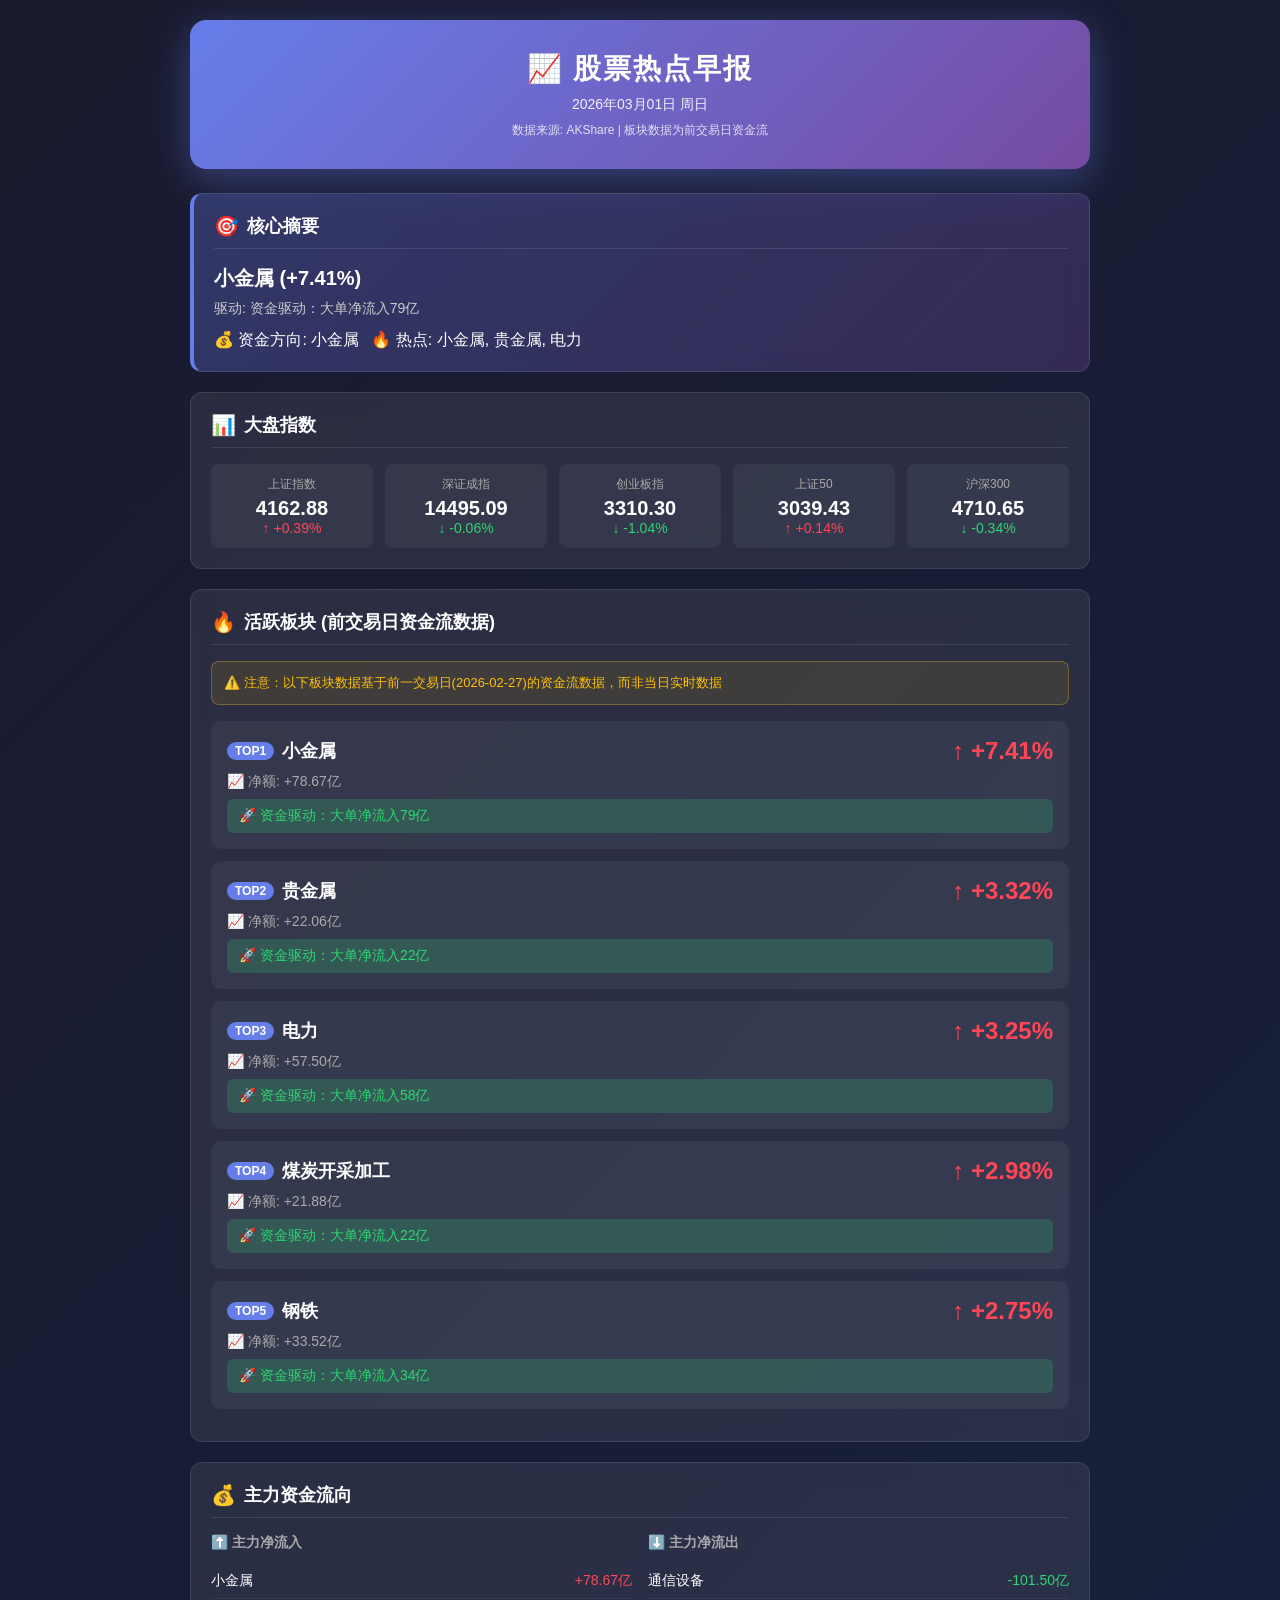
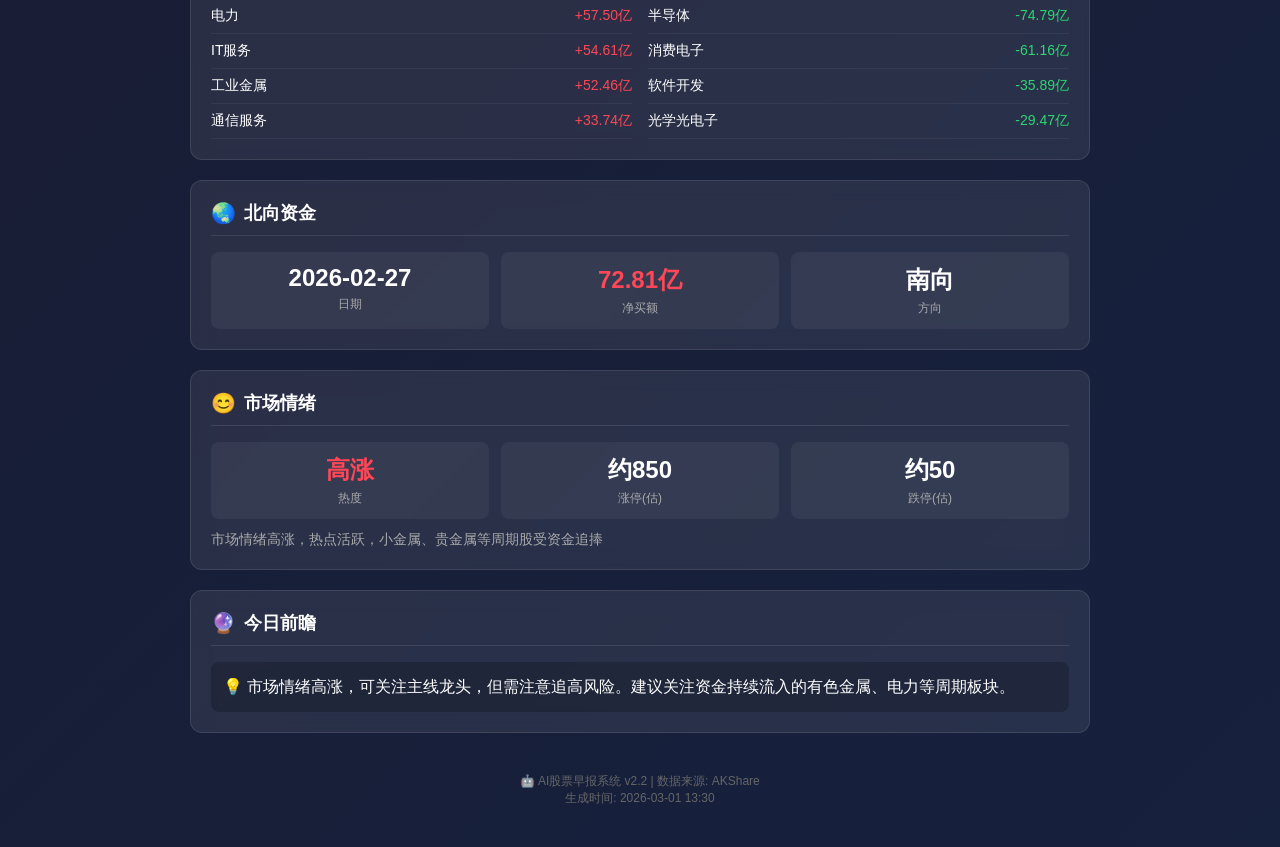
<file: index.html>
<!DOCTYPE html>
<html lang="zh-CN">
<head>
    <meta charset="UTF-8">
    <meta name="viewport" content="width=device-width, initial-scale=1.0">
    <title>股票热点早报</title>
    <style>
        * { margin: 0; padding: 0; box-sizing: border-box; }
        body {
            font-family: -apple-system, BlinkMacSystemFont, 'Segoe UI', Roboto, 'Helvetica Neue', Arial, sans-serif;
            background: linear-gradient(135deg, #1a1a2e 0%, #16213e 100%);
            color: #fff;
            min-height: 100vh;
            padding: 20px;
        }
        .container { max-width: 900px; margin: 0 auto; }
        
        /* Header */
        .header {
            text-align: center;
            padding: 30px 20px;
            background: linear-gradient(135deg, #667eea 0%, #764ba2 100%);
            border-radius: 16px;
            margin-bottom: 24px;
            box-shadow: 0 10px 40px rgba(102, 126, 234, 0.4);
        }
        .header h1 { font-size: 28px; margin-bottom: 8px; letter-spacing: 2px; }
        .header .meta { font-size: 14px; opacity: 0.9; }
        
        /* Cards */
        .card {
            background: rgba(255, 255, 255, 0.08);
            border-radius: 12px;
            padding: 20px;
            margin-bottom: 20px;
            backdrop-filter: blur(10px);
            border: 1px solid rgba(255, 255, 255, 0.1);
        }
        .card h2 {
            font-size: 18px;
            margin-bottom: 16px;
            padding-bottom: 10px;
            border-bottom: 1px solid rgba(255, 255, 255, 0.1);
            display: flex;
            align-items: center;
            gap: 8px;
        }
        .card h2 .icon { font-size: 20px; }
        
        /* Summary */
        .summary-card {
            background: linear-gradient(135deg, rgba(102, 126, 234, 0.3) 0%, rgba(118, 75, 162, 0.3) 100%);
            border-left: 4px solid #667eea;
        }
        .summary-title { font-size: 20px; font-weight: bold; margin-bottom: 8px; }
        .summary-desc { color: #ccc; font-size: 14px; }
        
        /* Index */
        .index-grid {
            display: grid;
            grid-template-columns: repeat(auto-fit, minmax(140px, 1fr));
            gap: 12px;
        }
        .index-item {
            background: rgba(255, 255, 255, 0.05);
            padding: 12px;
            border-radius: 8px;
            text-align: center;
        }
        .index-item .name { font-size: 12px; color: #aaa; margin-bottom: 4px; }
        .index-item .price { font-size: 20px; font-weight: bold; }
        .index-item .change { font-size: 14px; }
        .red { color: #ff4757; }
        .green { color: #2ed573; }
        
        /* Sectors */
        .sector-list {}
        .sector-item {
            background: rgba(255, 255, 255, 0.05);
            border-radius: 10px;
            padding: 16px;
            margin-bottom: 12px;
        }
        .sector-header {
            display: flex;
            justify-content: space-between;
            align-items: center;
            margin-bottom: 8px;
        }
        .sector-name {
            font-size: 18px;
            font-weight: bold;
            display: flex;
            align-items: center;
            gap: 8px;
        }
        .sector-rank {
            background: #667eea;
            color: #fff;
            padding: 2px 8px;
            border-radius: 12px;
            font-size: 12px;
        }
        .sector-change { font-size: 24px; font-weight: bold; }
        
        .sector-meta {
            display: flex;
            gap: 20px;
            font-size: 14px;
            color: #aaa;
            margin-bottom: 8px;
        }
        .sector-driver {
            background: rgba(46, 213, 115, 0.2);
            color: #2ed573;
            padding: 8px 12px;
            border-radius: 6px;
            font-size: 14px;
        }
        .sector-driver.warning {
            background: rgba(255, 107, 107, 0.2);
            color: #ff6b6b;
        }
        
        /* Money Flow */
        .money-flow { display: grid; grid-template-columns: 1fr 1fr; gap: 16px; }
        .flow-section h3 { font-size: 14px; color: #aaa; margin-bottom: 12px; }
        .flow-item {
            display: flex;
            justify-content: space-between;
            padding: 8px 0;
            font-size: 14px;
            border-bottom: 1px solid rgba(255, 255, 255, 0.05);
        }
        
        /* Sentiment */
        .sentiment-grid {
            display: grid;
            grid-template-columns: repeat(auto-fit, minmax(100px, 1fr));
            gap: 12px;
        }
        .sentiment-item {
            background: rgba(255, 255, 255, 0.05);
            padding: 12px;
            border-radius: 8px;
            text-align: center;
        }
        .sentiment-item .value { font-size: 24px; font-weight: bold; }
        .sentiment-item .label { font-size: 12px; color: #aaa; margin-top: 4px; }
        
        /* Outlook */
        .outlook-tips {
            font-size: 16px;
            line-height: 1.6;
            padding: 12px;
            background: rgba(0, 0, 0, 0.2);
            border-radius: 8px;
        }
        
        /* Footer */
        .footer {
            text-align: center;
            padding: 20px;
            color: #666;
            font-size: 12px;
        }
        
        .data-note {
            background: rgba(255, 193, 7, 0.1);
            border: 1px solid rgba(255, 193, 7, 0.3);
            border-radius: 8px;
            padding: 12px;
            margin-bottom: 16px;
            font-size: 13px;
            color: #ffc107;
        }
        
        @media (max-width: 600px) { .money-flow { grid-template-columns: 1fr; } }
    </style>
</head>
<body>
    <div class="container">
        <!-- Header -->
        <div class="header">
            <h1>📈 股票热点早报</h1>
            <div class="meta">2026年03月01日 周日</div>
            <div style="margin-top:8px;font-size:12px;opacity:0.8">数据来源: AKShare | 板块数据为前交易日资金流</div>
        </div>
        
        <!-- 核心摘要 -->
        <div class="card summary-card">
            <h2><span class="icon">🎯</span> 核心摘要</h2>
            <div class="summary-title">小金属 (+7.41%)</div>
            <div class="summary-desc">驱动: 资金驱动：大单净流入79亿</div>
            <div style="margin-top: 12px; display: flex; gap: 12px; flex-wrap: wrap;">
                <span>💰 资金方向: 小金属</span>
                <span>🔥 热点: 小金属, 贵金属, 电力</span>
            </div>
        </div>
        
        <!-- 大盘指数 -->
        <div class="card">
            <h2><span class="icon">📊</span> 大盘指数</h2>
            <div class="index-grid">
                <div class="index-item">
                    <div class="name">上证指数</div>
                    <div class="price">4162.88</div>
                    <div class="change red">↑ +0.39%</div>
                </div>
                <div class="index-item">
                    <div class="name">深证成指</div>
                    <div class="price">14495.09</div>
                    <div class="change green">↓ -0.06%</div>
                </div>
                <div class="index-item">
                    <div class="name">创业板指</div>
                    <div class="price">3310.30</div>
                    <div class="change green">↓ -1.04%</div>
                </div>
                <div class="index-item">
                    <div class="name">上证50</div>
                    <div class="price">3039.43</div>
                    <div class="change red">↑ +0.14%</div>
                </div>
                <div class="index-item">
                    <div class="name">沪深300</div>
                    <div class="price">4710.65</div>
                    <div class="change green">↓ -0.34%</div>
                </div>
            </div>
        </div>
        
        <!-- 活跃板块 -->
        <div class="card">
            <h2><span class="icon">🔥</span> 活跃板块 (前交易日资金流数据)</h2>
            
            <div class="data-note">
                ⚠️ 注意：以下板块数据基于前一交易日(2026-02-27)的资金流数据，而非当日实时数据
            </div>
            
            <div class="sector-list">
                <div class="sector-item">
                    <div class="sector-header">
                        <div class="sector-name">
                            <span class="sector-rank">TOP1</span>
                            小金属
                        </div>
                        <div class="sector-change red">↑ +7.41%</div>
                    </div>
                    <div class="sector-meta">
                        <span>📈 净额: +78.67亿</span>
                    </div>
                    <div class="sector-driver">🚀 资金驱动：大单净流入79亿</div>
                </div>
                
                <div class="sector-item">
                    <div class="sector-header">
                        <div class="sector-name">
                            <span class="sector-rank">TOP2</span>
                            贵金属
                        </div>
                        <div class="sector-change red">↑ +3.32%</div>
                    </div>
                    <div class="sector-meta">
                        <span>📈 净额: +22.06亿</span>
                    </div>
                    <div class="sector-driver">🚀 资金驱动：大单净流入22亿</div>
                </div>
                
                <div class="sector-item">
                    <div class="sector-header">
                        <div class="sector-name">
                            <span class="sector-rank">TOP3</span>
                            电力
                        </div>
                        <div class="sector-change red">↑ +3.25%</div>
                    </div>
                    <div class="sector-meta">
                        <span>📈 净额: +57.50亿</span>
                    </div>
                    <div class="sector-driver">🚀 资金驱动：大单净流入58亿</div>
                </div>
                
                <div class="sector-item">
                    <div class="sector-header">
                        <div class="sector-name">
                            <span class="sector-rank">TOP4</span>
                            煤炭开采加工
                        </div>
                        <div class="sector-change red">↑ +2.98%</div>
                    </div>
                    <div class="sector-meta">
                        <span>📈 净额: +21.88亿</span>
                    </div>
                    <div class="sector-driver">🚀 资金驱动：大单净流入22亿</div>
                </div>
                
                <div class="sector-item">
                    <div class="sector-header">
                        <div class="sector-name">
                            <span class="sector-rank">TOP5</span>
                            钢铁
                        </div>
                        <div class="sector-change red">↑ +2.75%</div>
                    </div>
                    <div class="sector-meta">
                        <span>📈 净额: +33.52亿</span>
                    </div>
                    <div class="sector-driver">🚀 资金驱动：大单净流入34亿</div>
                </div>
            </div>
        </div>
        
        <!-- 资金流向 -->
        <div class="card">
            <h2><span class="icon">💰</span> 主力资金流向</h2>
            <div class="money-flow">
                <div class="flow-section">
                    <h3>⬆️ 主力净流入</h3>
                    <div class="flow-item"><span>小金属</span><span class="red">+78.67亿</span></div>
                    <div class="flow-item"><span>电力</span><span class="red">+57.50亿</span></div>
                    <div class="flow-item"><span>IT服务</span><span class="red">+54.61亿</span></div>
                    <div class="flow-item"><span>工业金属</span><span class="red">+52.46亿</span></div>
                    <div class="flow-item"><span>通信服务</span><span class="red">+33.74亿</span></div>
                </div>
                <div class="flow-section">
                    <h3>⬇️ 主力净流出</h3>
                    <div class="flow-item"><span>通信设备</span><span class="green">-101.50亿</span></div>
                    <div class="flow-item"><span>半导体</span><span class="green">-74.79亿</span></div>
                    <div class="flow-item"><span>消费电子</span><span class="green">-61.16亿</span></div>
                    <div class="flow-item"><span>软件开发</span><span class="green">-35.89亿</span></div>
                    <div class="flow-item"><span>光学光电子</span><span class="green">-29.47亿</span></div>
                </div>
            </div>
        </div>
        
        <!-- 北向资金 -->
        <div class="card">
            <h2><span class="icon">🌏</span> 北向资金</h2>
            <div class="sentiment-grid">
                <div class="sentiment-item">
                    <div class="value">2026-02-27</div>
                    <div class="label">日期</div>
                </div>
                <div class="sentiment-item">
                    <div class="value red">72.81亿</div>
                    <div class="label">净买额</div>
                </div>
                <div class="sentiment-item">
                    <div class="value">南向</div>
                    <div class="label">方向</div>
                </div>
            </div>
        </div>
        
        <!-- 市场情绪 -->
        <div class="card">
            <h2><span class="icon">😊</span> 市场情绪</h2>
            <div class="sentiment-grid">
                <div class="sentiment-item">
                    <div class="value red">高涨</div>
                    <div class="label">热度</div>
                </div>
                <div class="sentiment-item">
                    <div class="value">约850</div>
                    <div class="label">涨停(估)</div>
                </div>
                <div class="sentiment-item">
                    <div class="value">约50</div>
                    <div class="label">跌停(估)</div>
                </div>
            </div>
            <p style="margin-top: 12px; color: #aaa; font-size: 14px;">市场情绪高涨，热点活跃，小金属、贵金属等周期股受资金追捧</p>
        </div>
        
        <!-- 今日前瞻 -->
        <div class="card">
            <h2><span class="icon">🔮</span> 今日前瞻</h2>
            <div class="outlook-tips">
                💡 市场情绪高涨，可关注主线龙头，但需注意追高风险。建议关注资金持续流入的有色金属、电力等周期板块。
            </div>
        </div>
        
        <!-- Footer -->
        <div class="footer">
            <p>🤖 AI股票早报系统 v2.2 | 数据来源: AKShare</p>
            <p>生成时间: 2026-03-01 13:30</p>
        </div>
    </div>
</body>
</html>
</file>
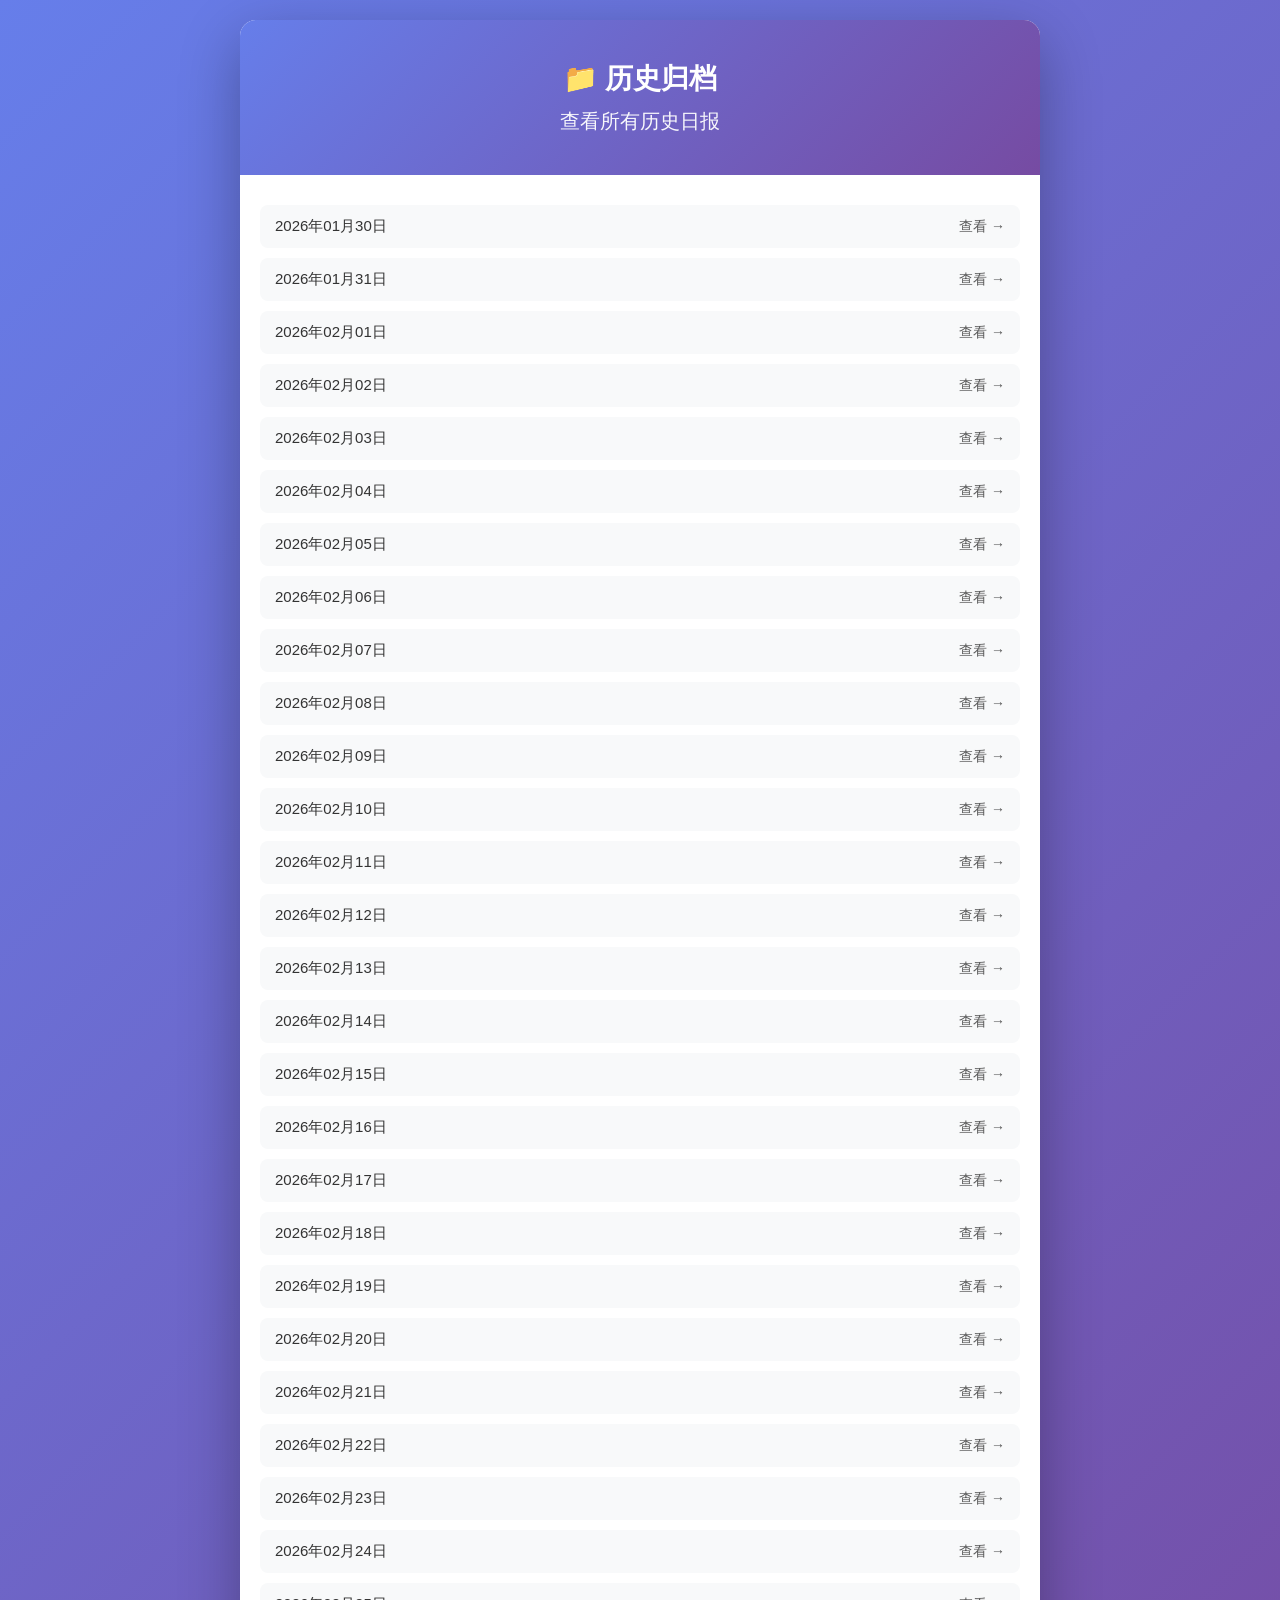
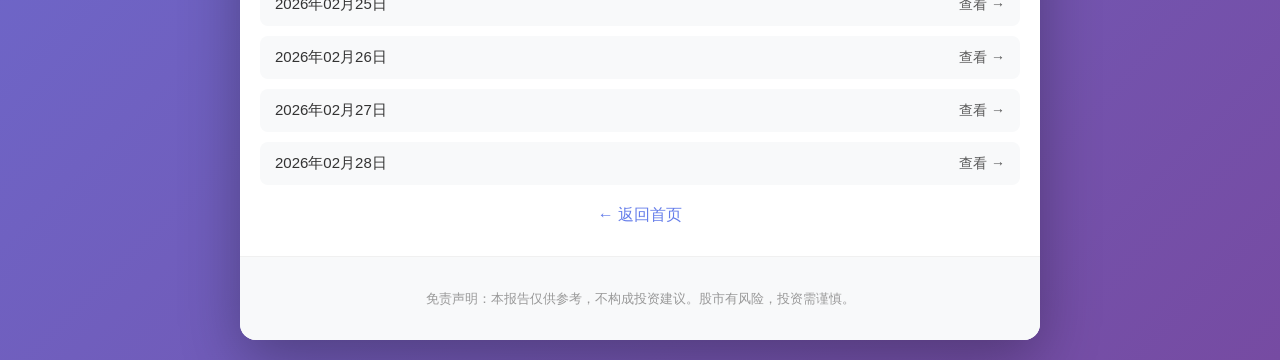
<file: archive.html>
<!DOCTYPE html>
<html lang="zh-CN">
<head>
    <meta charset="UTF-8">
    <meta name="viewport" content="width=device-width, initial-scale=1.0">
    <title>历史归档 - 股票热点日报</title>
    <link rel="stylesheet" href="/css/style.css">
</head>
<body>
    <div class="container">
        <header>
            <h1>📁 历史归档</h1>
            <p class="date">查看所有历史日报</p>
        </header>
        <section class="section">
            <div class="archive-list">

        <a href="/daily/20260130.html" class="archive-item">
            <span class="archive-date">2026年01月30日</span>
            <span class="archive-link">查看 →</span>
        </a>

        <a href="/daily/20260131.html" class="archive-item">
            <span class="archive-date">2026年01月31日</span>
            <span class="archive-link">查看 →</span>
        </a>

        <a href="/daily/20260201.html" class="archive-item">
            <span class="archive-date">2026年02月01日</span>
            <span class="archive-link">查看 →</span>
        </a>

        <a href="/daily/20260202.html" class="archive-item">
            <span class="archive-date">2026年02月02日</span>
            <span class="archive-link">查看 →</span>
        </a>

        <a href="/daily/20260203.html" class="archive-item">
            <span class="archive-date">2026年02月03日</span>
            <span class="archive-link">查看 →</span>
        </a>

        <a href="/daily/20260204.html" class="archive-item">
            <span class="archive-date">2026年02月04日</span>
            <span class="archive-link">查看 →</span>
        </a>

        <a href="/daily/20260205.html" class="archive-item">
            <span class="archive-date">2026年02月05日</span>
            <span class="archive-link">查看 →</span>
        </a>

        <a href="/daily/20260206.html" class="archive-item">
            <span class="archive-date">2026年02月06日</span>
            <span class="archive-link">查看 →</span>
        </a>

        <a href="/daily/20260207.html" class="archive-item">
            <span class="archive-date">2026年02月07日</span>
            <span class="archive-link">查看 →</span>
        </a>

        <a href="/daily/20260208.html" class="archive-item">
            <span class="archive-date">2026年02月08日</span>
            <span class="archive-link">查看 →</span>
        </a>

        <a href="/daily/20260209.html" class="archive-item">
            <span class="archive-date">2026年02月09日</span>
            <span class="archive-link">查看 →</span>
        </a>

        <a href="/daily/20260210.html" class="archive-item">
            <span class="archive-date">2026年02月10日</span>
            <span class="archive-link">查看 →</span>
        </a>

        <a href="/daily/20260211.html" class="archive-item">
            <span class="archive-date">2026年02月11日</span>
            <span class="archive-link">查看 →</span>
        </a>

        <a href="/daily/20260212.html" class="archive-item">
            <span class="archive-date">2026年02月12日</span>
            <span class="archive-link">查看 →</span>
        </a>

        <a href="/daily/20260213.html" class="archive-item">
            <span class="archive-date">2026年02月13日</span>
            <span class="archive-link">查看 →</span>
        </a>

        <a href="/daily/20260214.html" class="archive-item">
            <span class="archive-date">2026年02月14日</span>
            <span class="archive-link">查看 →</span>
        </a>

        <a href="/daily/20260215.html" class="archive-item">
            <span class="archive-date">2026年02月15日</span>
            <span class="archive-link">查看 →</span>
        </a>

        <a href="/daily/20260216.html" class="archive-item">
            <span class="archive-date">2026年02月16日</span>
            <span class="archive-link">查看 →</span>
        </a>

        <a href="/daily/20260217.html" class="archive-item">
            <span class="archive-date">2026年02月17日</span>
            <span class="archive-link">查看 →</span>
        </a>

        <a href="/daily/20260218.html" class="archive-item">
            <span class="archive-date">2026年02月18日</span>
            <span class="archive-link">查看 →</span>
        </a>

        <a href="/daily/20260219.html" class="archive-item">
            <span class="archive-date">2026年02月19日</span>
            <span class="archive-link">查看 →</span>
        </a>

        <a href="/daily/20260220.html" class="archive-item">
            <span class="archive-date">2026年02月20日</span>
            <span class="archive-link">查看 →</span>
        </a>

        <a href="/daily/20260221.html" class="archive-item">
            <span class="archive-date">2026年02月21日</span>
            <span class="archive-link">查看 →</span>
        </a>

        <a href="/daily/20260222.html" class="archive-item">
            <span class="archive-date">2026年02月22日</span>
            <span class="archive-link">查看 →</span>
        </a>

        <a href="/daily/20260223.html" class="archive-item">
            <span class="archive-date">2026年02月23日</span>
            <span class="archive-link">查看 →</span>
        </a>

        <a href="/daily/20260224.html" class="archive-item">
            <span class="archive-date">2026年02月24日</span>
            <span class="archive-link">查看 →</span>
        </a>

        <a href="/daily/20260225.html" class="archive-item">
            <span class="archive-date">2026年02月25日</span>
            <span class="archive-link">查看 →</span>
        </a>

        <a href="/daily/20260226.html" class="archive-item">
            <span class="archive-date">2026年02月26日</span>
            <span class="archive-link">查看 →</span>
        </a>

        <a href="/daily/20260227.html" class="archive-item">
            <span class="archive-date">2026年02月27日</span>
            <span class="archive-link">查看 →</span>
        </a>

        <a href="/daily/20260228.html" class="archive-item">
            <span class="archive-date">2026年02月28日</span>
            <span class="archive-link">查看 →</span>
        </a>
            </div>
            <div style="text-align: center; margin-top: 20px;">
                <a href="/" style="color: #667eea; text-decoration: none;">← 返回首页</a>
            </div>
        </section>
        <footer>
            <p>免责声明：本报告仅供参考，不构成投资建议。股市有风险，投资需谨慎。</p>
        </footer>
    </div>
</body>
</html>
</file>
<file: css/style.css>
* {
    margin: 0;
    padding: 0;
    box-sizing: border-box;
}

body {
    font-family: -apple-system, BlinkMacSystemFont, "Segoe UI", Roboto, "Helvetica Neue", Arial, sans-serif;
    background: linear-gradient(135deg, #667eea 0%, #764ba2 100%);
    min-height: 100vh;
    padding: 20px 0;
}

.container {
    max-width: 800px;
    margin: 0 auto;
    background: white;
    border-radius: 16px;
    box-shadow: 0 20px 60px rgba(0, 0, 0, 0.3);
    overflow: hidden;
}

header {
    background: linear-gradient(135deg, #667eea 0%, #764ba2 100%);
    color: white;
    padding: 40px 20px;
    text-align: center;
}

header h1 {
    font-size: 28px;
    margin-bottom: 10px;
}

header .date {
    font-size: 20px;
    opacity: 0.95;
}

header .date-en {
    font-size: 14px;
    opacity: 0.8;
    margin-top: 5px;
}

.section {
    padding: 30px 20px;
    border-bottom: 1px solid #f0f0f0;
}

.section:last-child {
    border-bottom: none;
}

.section h2 {
    font-size: 20px;
    color: #333;
    margin-bottom: 20px;
    display: flex;
    align-items: center;
    gap: 8px;
}

.market-cards {
    display: grid;
    grid-template-columns: repeat(3, 1fr);
    gap: 15px;
}

.card {
    background: #f8f9fa;
    border-radius: 12px;
    padding: 20px 15px;
    text-align: center;
    transition: transform 0.2s;
}

.card:hover {
    transform: translateY(-2px);
}

.card.up .card-change { color: #e74c3c; font-weight: bold; }
.card.down .card-change { color: #27ae60; font-weight: bold; }

.card-title {
    font-size: 14px;
    color: #666;
    margin-bottom: 8px;
}

.card-value {
    font-size: 24px;
    font-weight: bold;
    color: #333;
    margin-bottom: 5px;
}

.card-change { font-size: 14px; }

.sector-list {
    display: flex;
    flex-direction: column;
    gap: 12px;
}

.sector-item {
    display: flex;
    align-items: center;
    background: #f8f9fa;
    border-radius: 10px;
    padding: 15px;
    transition: all 0.2s;
}

.sector-item:hover {
    background: #f0f0f0;
    transform: translateX(5px);
}

.sector-item.up .sector-change { color: #e74c3c; font-weight: bold; }
.sector-item.down .sector-change { color: #27ae60; font-weight: bold; }

.sector-rank {
    font-size: 18px;
    font-weight: bold;
    color: #667eea;
    width: 40px;
    flex-shrink: 0;
}

.sector-info { flex: 1; min-width: 0; }

.sector-name {
    font-size: 16px;
    font-weight: 500;
    color: #333;
    margin-bottom: 4px;
}

.sector-leader {
    font-size: 13px;
    color: #666;
}

.sector-change {
    font-size: 16px;
    flex-shrink: 0;
    margin-left: 15px;
}

.news-list {
    display: flex;
    flex-direction: column;
    gap: 15px;
}

.news-item {
    display: flex;
    gap: 12px;
    padding: 15px;
    background: #f8f9fa;
    border-radius: 10px;
    transition: all 0.2s;
}

.news-item:hover { background: #f0f0f0; }

.news-rank {
    font-size: 18px;
    font-weight: bold;
    color: #667eea;
    width: 30px;
    flex-shrink: 0;
}

.news-content { flex: 1; min-width: 0; }

.news-title {
    font-size: 15px;
    color: #333;
    margin-bottom: 8px;
    line-height: 1.5;
}

.news-meta {
    display: flex;
    gap: 15px;
    font-size: 13px;
    color: #999;
}

.news-source {
    background: #667eea;
    color: white;
    padding: 2px 8px;
    border-radius: 4px;
    font-size: 12px;
}

.archive-list {
    display: flex;
    flex-direction: column;
    gap: 10px;
}

.archive-item {
    display: flex;
    justify-content: space-between;
    align-items: center;
    padding: 12px 15px;
    background: #f8f9fa;
    border-radius: 8px;
    text-decoration: none;
    color: #333;
    transition: all 0.2s;
}

.archive-item:hover {
    background: #667eea;
    color: white;
    transform: translateX(5px);
}

.archive-date { font-size: 15px; }
.archive-link { font-size: 14px; opacity: 0.8; }

.archive-more {
    text-align: center;
    margin-top: 15px;
}

.archive-more a {
    color: #667eea;
    text-decoration: none;
    font-size: 14px;
}

.archive-more a:hover { text-decoration: underline; }

footer {
    background: #f8f9fa;
    padding: 30px 20px;
    text-align: center;
    color: #999;
    font-size: 13px;
    line-height: 1.8;
}

.footer-time {
    font-size: 12px;
    color: #bbb;
}

@media (max-width: 600px) {
    header h1 { font-size: 24px; }
    header .date { font-size: 18px; }
    .market-cards { grid-template-columns: 1fr; gap: 10px; }
    .card { padding: 15px 10px; }
    .sector-item { padding: 12px; }
    .sector-rank { font-size: 16px; width: 35px; }
    .sector-name { font-size: 15px; }
    .sector-leader { font-size: 12px; }
    .sector-change { font-size: 14px; margin-left: 10px; }
}
</file>
